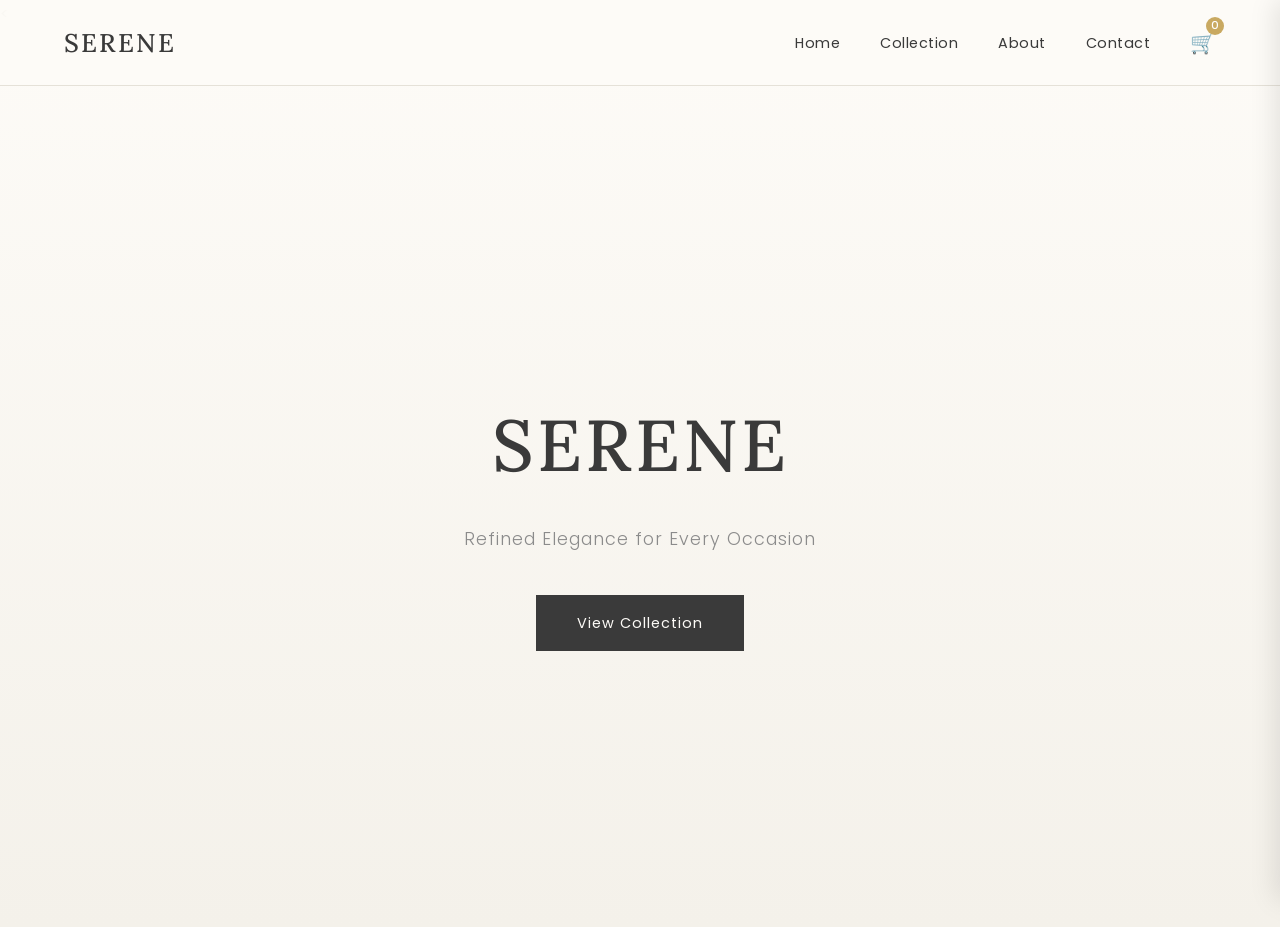
<file: index.html>
<!DOCTYPE html>
<html lang="en">
<head>
   <!-- Google Tag Manager -->
<script>(function(w,d,s,l,i){w[l]=w[l]||[];w[l].push({'gtm.start':
new Date().getTime(),event:'gtm.js'});var f=d.getElementsByTagName(s)[0],
j=d.createElement(s),dl=l!='dataLayer'?'&l='+l:'';j.async=true;j.src=
'https://www.googletagmanager.com/gtm.js?id='+i+dl;f.parentNode.insertBefore(j,f);
})(window,document,'script','dataLayer','GTM-TKX8RC7Q');</script>
<!-- End Google Tag Manager -->
    <<!-- Google tag (gtag.js) -->
<script async src="https://www.googletagmanager.com/gtag/js?id=G-51H50C005T"></script>
<script>
  window.dataLayer = window.dataLayer || [];
  function gtag(){dataLayer.push(arguments);}
  gtag('js', new Date());

  gtag('config', 'G-51H50C005T');
</script>
    <meta charset="UTF-8">
    <meta name="viewport" content="width=device-width, initial-scale=1.0">
    <title>SERENE - Fine Jewelry</title>
    <link rel="preconnect" href="https://fonts.googleapis.com">
    <link rel="preconnect" href="https://fonts.gstatic.com" crossorigin>
    <link href="https://fonts.googleapis.com/css2?family=Lora:wght@400;500;600&family=Poppins:wght@300;400;500&display=swap" rel="stylesheet">
    <link rel="stylesheet" href="styles.css">
</head>
<body>
    <!-- Google Tag Manager (noscript) -->
<noscript><iframe src="https://www.googletagmanager.com/ns.html?id=GTM-TKX8RC7Q"
height="0" width="0" style="display:none;visibility:hidden"></iframe></noscript>
<!-- End Google Tag Manager (noscript) -->
    <!-- Navigation -->
    <nav>
        <div class="logo">SERENE</div>
        <ul class="nav-links">
            <li><a href="index.html">Home</a></li>
            <li><a href="collection.html">Collection</a></li>
            <li><a href="about.html">About</a></li>
            <li><a href="contact.html">Contact</a></li>
            <li class="cart-icon" onclick="toggleCart()">
                🛒
                <span class="cart-count" id="cartCount">0</span>
            </li>
        </ul>
    </nav>

    <!-- Hero Section -->
    <section class="hero">
        <div class="hero-content">
            <h1>SERENE</h1>
            <p>Refined Elegance for Every Occasion</p>
            <a href="collection.html" class="cta-button">View Collection</a>
        </div>
    </section>

    <!-- Cart Sidebar -->
    <div class="cart-sidebar" id="cartSidebar">
        <div class="cart-header">
            <h2>Shopping Cart</h2>
            <button class="close-cart" onclick="toggleCart()">✕</button>
        </div>
        <div class="cart-items" id="cartItems">
            <div class="empty-cart">Your cart is empty</div>
        </div>
        <div class="cart-footer">
            <div class="cart-total">
                <span>Total:</span>
                <span id="cartTotal">$0.00</span>
            </div>
            <button class="checkout-btn" onclick="checkout()">Checkout</button>
        </div>
    </div>

    <!-- Overlay -->
    <div class="overlay" id="overlay" onclick="toggleCart()"></div>

    <script src="cart.js"></script>
</body>
</html>
</file>
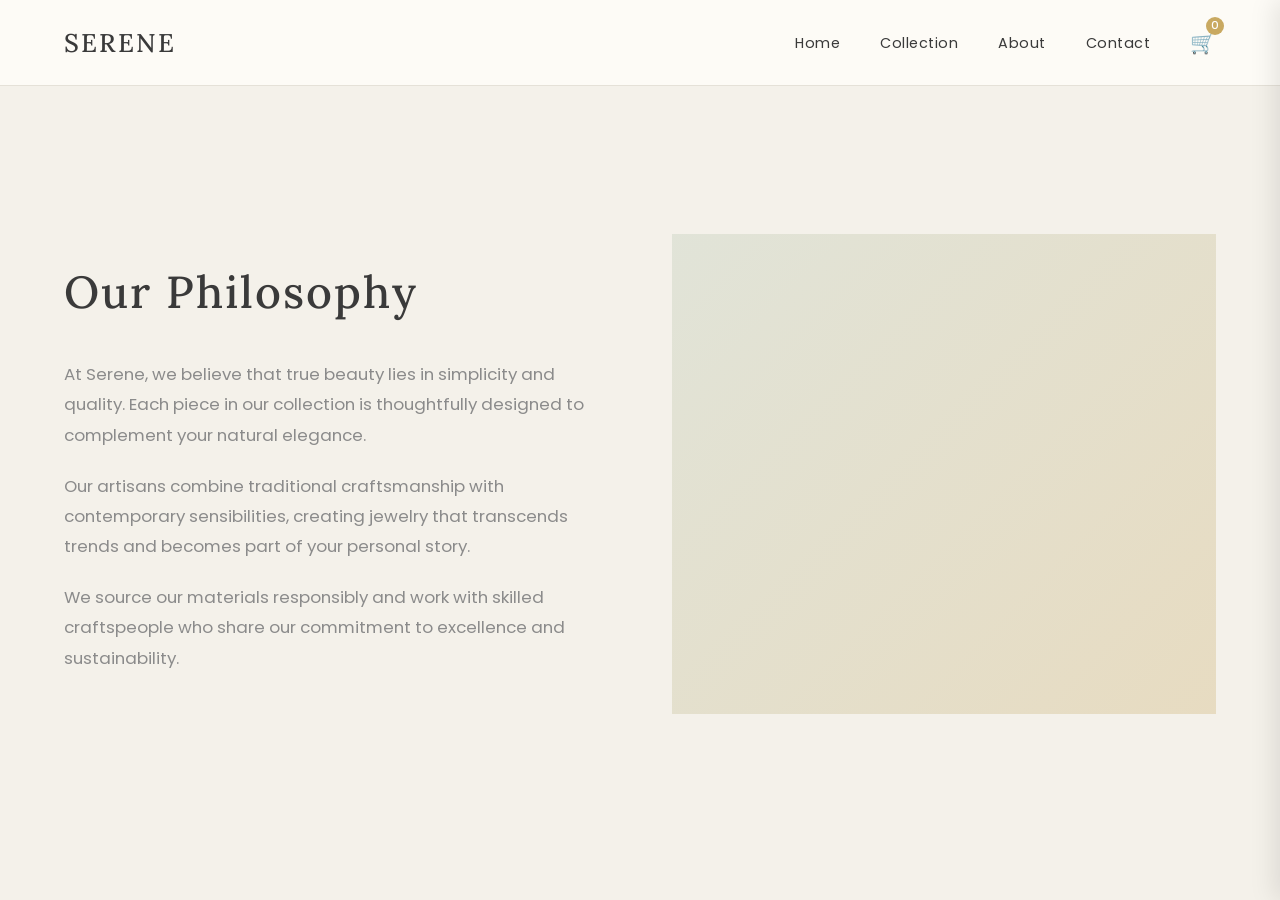
<file: about.html>
<!DOCTYPE html>
<html lang="en">
<head>
    <!-- Google Tag Manager -->
<script>(function(w,d,s,l,i){w[l]=w[l]||[];w[l].push({'gtm.start':
new Date().getTime(),event:'gtm.js'});var f=d.getElementsByTagName(s)[0],
j=d.createElement(s),dl=l!='dataLayer'?'&l='+l:'';j.async=true;j.src=
'https://www.googletagmanager.com/gtm.js?id='+i+dl;f.parentNode.insertBefore(j,f);
})(window,document,'script','dataLayer','GTM-TKX8RC7Q');</script>
<!-- End Google Tag Manager -->
    <!-- Google tag (gtag.js) -->
<script async src="https://www.googletagmanager.com/gtag/js?id=G-51H50C005T"></script>
<script>
  window.dataLayer = window.dataLayer || [];
  function gtag(){dataLayer.push(arguments);}
  gtag('js', new Date());

  gtag('config', 'G-51H50C005T');
</script>
    <meta charset="UTF-8">
    <meta name="viewport" content="width=device-width, initial-scale=1.0">
    <title>About - SERENE</title>
    <link rel="preconnect" href="https://fonts.googleapis.com">
    <link rel="preconnect" href="https://fonts.gstatic.com" crossorigin>
    <link href="https://fonts.googleapis.com/css2?family=Lora:wght@400;500;600&family=Poppins:wght@300;400;500&display=swap" rel="stylesheet">
    <link rel="stylesheet" href="styles.css">
</head>
<body>
   <!-- Google Tag Manager (noscript) -->
<noscript><iframe src="https://www.googletagmanager.com/ns.html?id=GTM-TKX8RC7Q"
height="0" width="0" style="display:none;visibility:hidden"></iframe></noscript>
<!-- End Google Tag Manager (noscript) -->
    <!-- Navigation -->
    <nav>
        <div class="logo">SERENE</div>
        <ul class="nav-links">
            <li><a href="index.html">Home</a></li>
            <li><a href="collection.html">Collection</a></li>
            <li><a href="about.html">About</a></li>
            <li><a href="contact.html">Contact</a></li>
            <li class="cart-icon" onclick="toggleCart()">
                🛒
                <span class="cart-count" id="cartCount">0</span>
            </li>
        </ul>
    </nav>

    <!-- About Section -->
    <section class="about-section">
        <div class="about-content">
            <div class="about-text">
                <h2>Our Philosophy</h2>
                <p>At Serene, we believe that true beauty lies in simplicity and quality. Each piece in our collection is thoughtfully designed to complement your natural elegance.</p>
                <p>Our artisans combine traditional craftsmanship with contemporary sensibilities, creating jewelry that transcends trends and becomes part of your personal story.</p>
                <p>We source our materials responsibly and work with skilled craftspeople who share our commitment to excellence and sustainability.</p>
            </div>
            <div class="about-image"></div>
        </div>
    </section>

    <!-- Cart Sidebar -->
    <div class="cart-sidebar" id="cartSidebar">
        <div class="cart-header">
            <h2>Shopping Cart</h2>
            <button class="close-cart" onclick="toggleCart()">✕</button>
        </div>
        <div class="cart-items" id="cartItems">
            <div class="empty-cart">Your cart is empty</div>
        </div>
        <div class="cart-footer">
            <div class="cart-total">
                <span>Total:</span>
                <span id="cartTotal">$0.00</span>
            </div>
            <button class="checkout-btn" onclick="checkout()">Checkout</button>
        </div>
    </div>

    <!-- Overlay -->
    <div class="overlay" id="overlay" onclick="toggleCart()"></div>

    <script src="cart.js"></script>
</body>
</html>
</file>
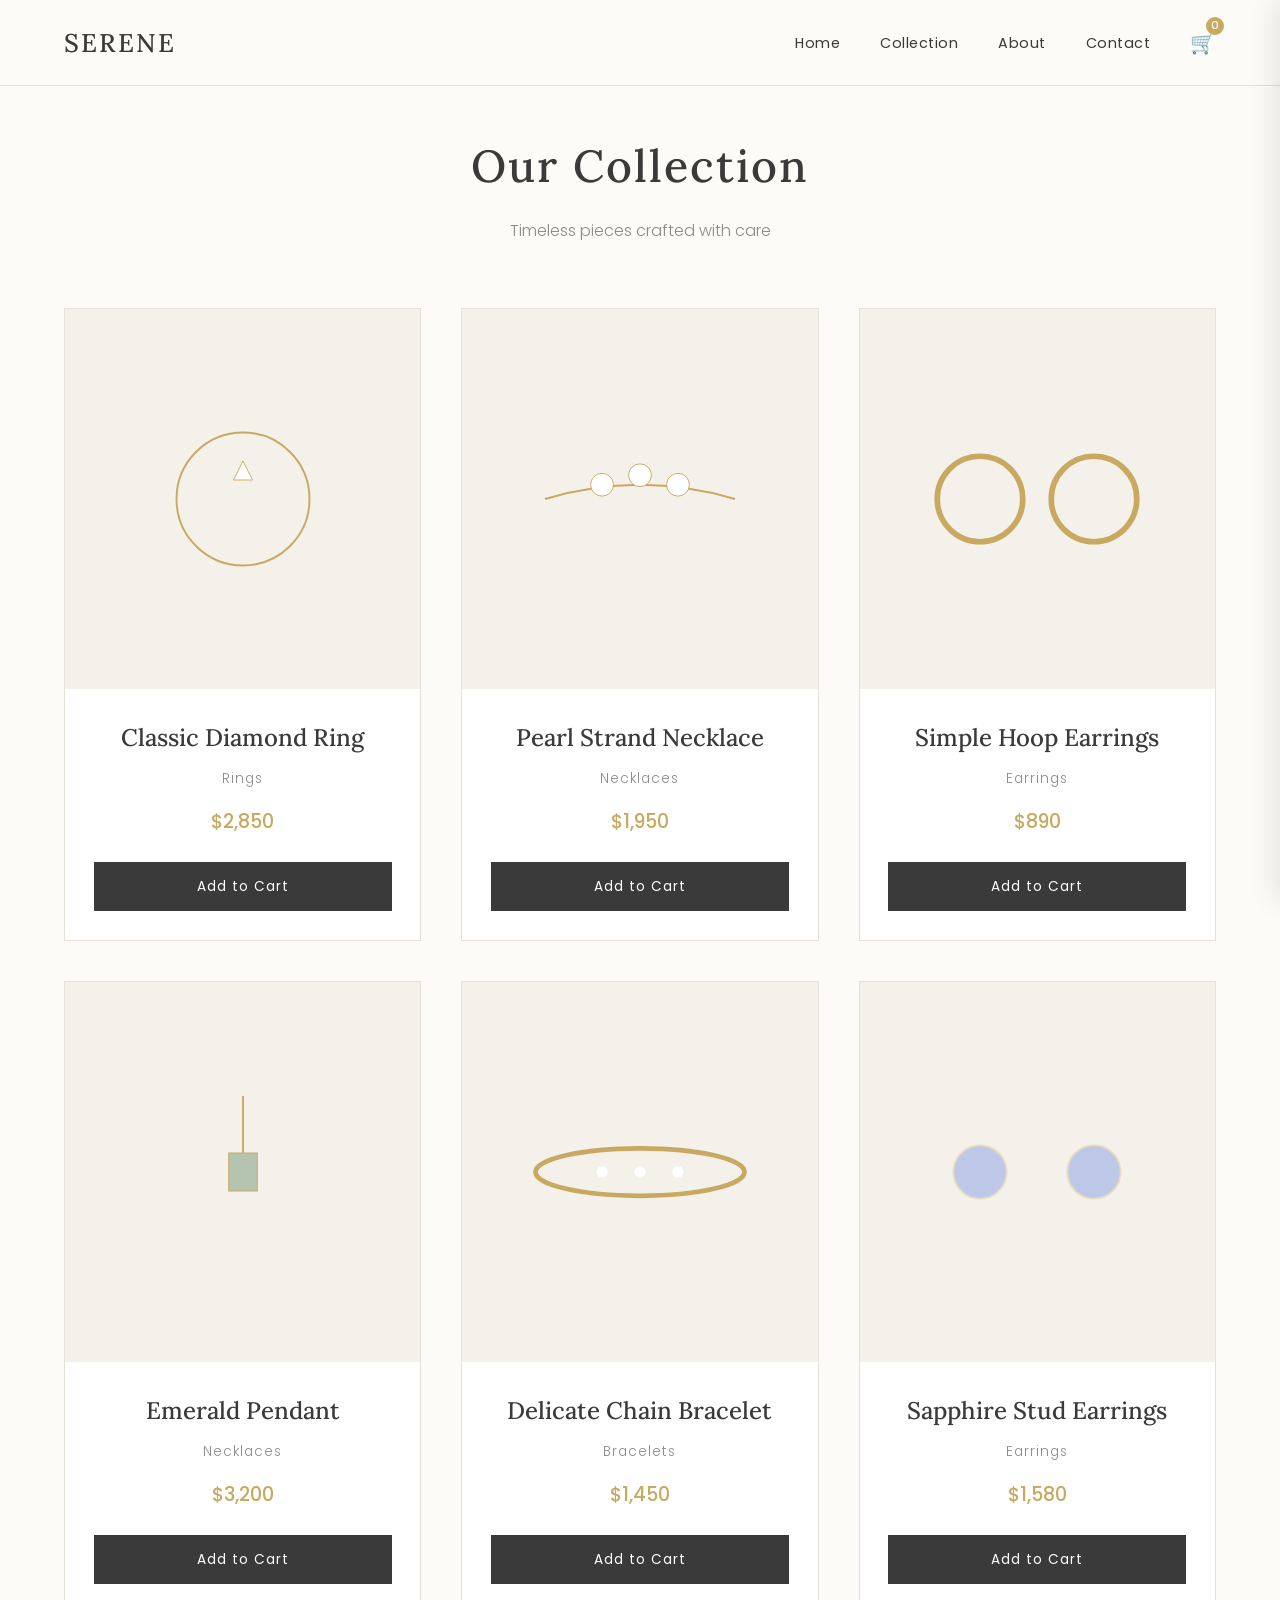
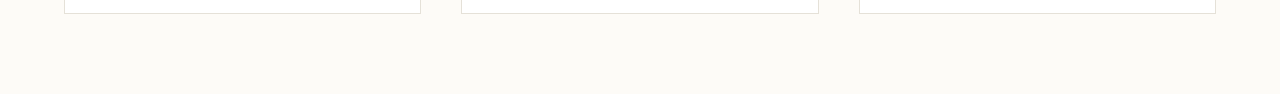
<file: collection.html>
<!DOCTYPE html>
<html lang="en">
<head>
    <!-- Google Tag Manager -->
<script>(function(w,d,s,l,i){w[l]=w[l]||[];w[l].push({'gtm.start':
new Date().getTime(),event:'gtm.js'});var f=d.getElementsByTagName(s)[0],
j=d.createElement(s),dl=l!='dataLayer'?'&l='+l:'';j.async=true;j.src=
'https://www.googletagmanager.com/gtm.js?id='+i+dl;f.parentNode.insertBefore(j,f);
})(window,document,'script','dataLayer','GTM-TKX8RC7Q');</script>
<!-- End Google Tag Manager -->
  <!-- Google tag (gtag.js) -->
<script async src="https://www.googletagmanager.com/gtag/js?id=G-51H50C005T"></script>
<script>
  window.dataLayer = window.dataLayer || [];
  function gtag(){dataLayer.push(arguments);}
  gtag('js', new Date());

  gtag('config', 'G-51H50C005T');
</script>
    <meta charset="UTF-8">
    <meta name="viewport" content="width=device-width, initial-scale=1.0">
    <title>Collection - SERENE</title>
    <link rel="preconnect" href="https://fonts.googleapis.com">
    <link rel="preconnect" href="https://fonts.gstatic.com" crossorigin>
    <link href="https://fonts.googleapis.com/css2?family=Lora:wght@400;500;600&family=Poppins:wght@300;400;500&display=swap" rel="stylesheet">
    <link rel="stylesheet" href="styles.css">
</head>
<body>
   <!-- Google Tag Manager (noscript) -->
<noscript><iframe src="https://www.googletagmanager.com/ns.html?id=GTM-TKX8RC7Q"
height="0" width="0" style="display:none;visibility:hidden"></iframe></noscript>
<!-- End Google Tag Manager (noscript) -->
    <!-- Navigation -->
    <nav>
        <div class="logo">SERENE</div>
        <ul class="nav-links">
            <li><a href="index.html">Home</a></li>
            <li><a href="collection.html">Collection</a></li>
            <li><a href="about.html">About</a></li>
            <li><a href="contact.html">Contact</a></li>
            <li class="cart-icon" onclick="toggleCart()">
                🛒
                <span class="cart-count" id="cartCount">0</span>
            </li>
        </ul>
    </nav>

    <!-- Collection Section -->
    <section class="collection">
        <h2 class="section-title">Our Collection</h2>
        <p class="section-subtitle">Timeless pieces crafted with care</p>
        <div class="products-grid" id="productsGrid">
            <!-- Products will be dynamically inserted here -->
        </div>
    </section>

    <!-- Cart Sidebar -->
    <div class="cart-sidebar" id="cartSidebar">
        <div class="cart-header">
            <h2>Shopping Cart</h2>
            <button class="close-cart" onclick="toggleCart()">✕</button>
        </div>
        <div class="cart-items" id="cartItems">
            <div class="empty-cart">Your cart is empty</div>
        </div>
        <div class="cart-footer">
            <div class="cart-total">
                <span>Total:</span>
                <span id="cartTotal">$0.00</span>
            </div>
            <button class="checkout-btn" onclick="checkout()">Checkout</button>
        </div>
    </div>

    <!-- Overlay -->
    <div class="overlay" id="overlay" onclick="toggleCart()"></div>

    <script src="products.js"></script>
    <script src="cart.js"></script>
</body>
</html>
</file>
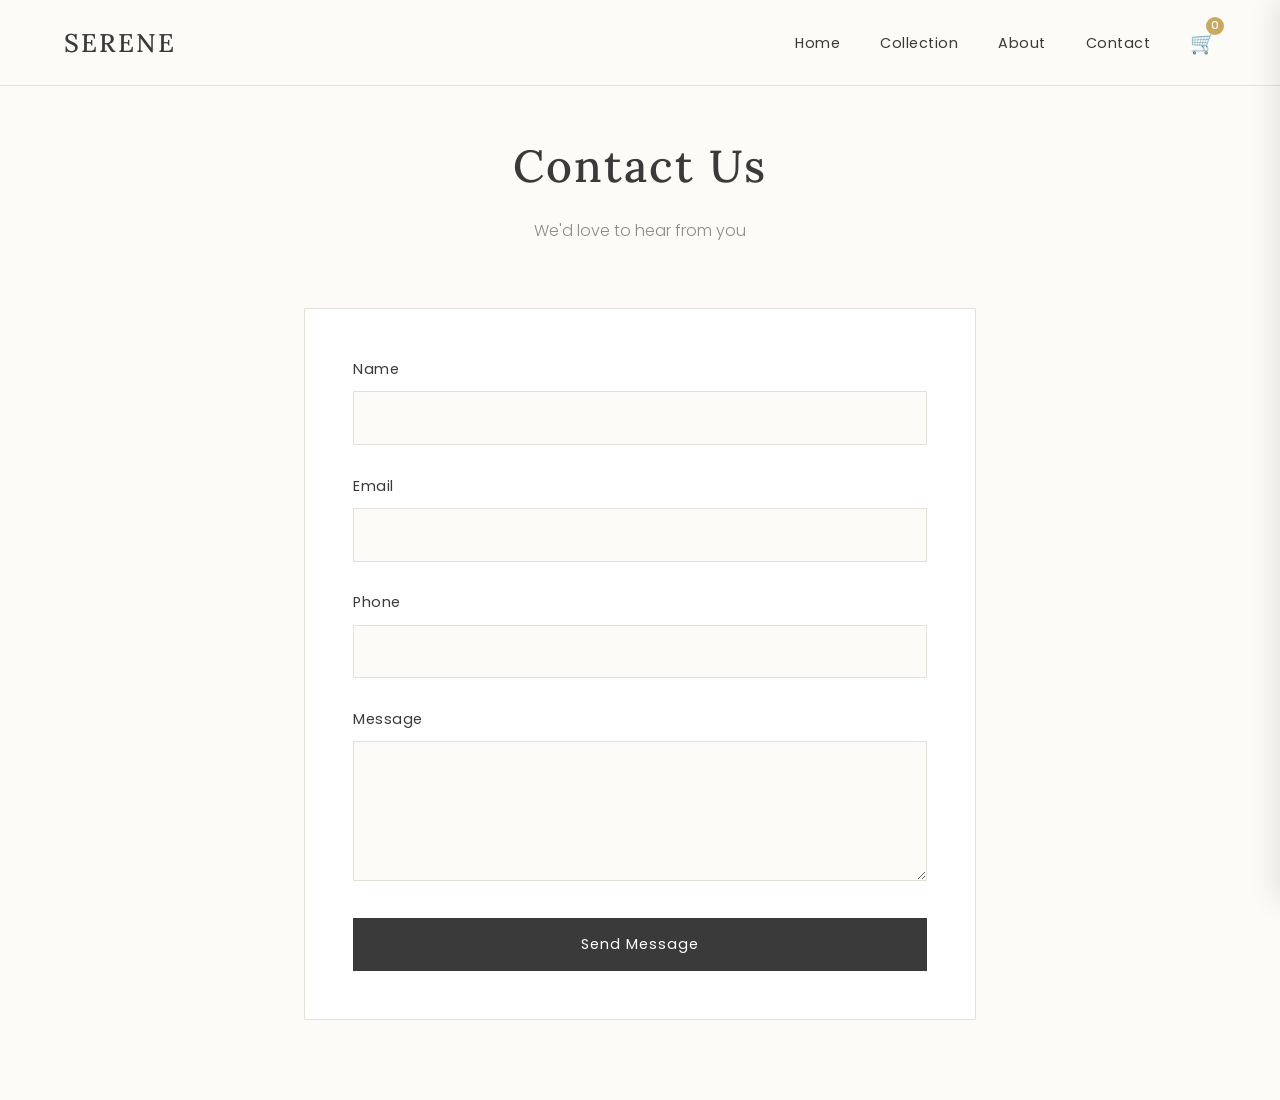
<file: contact.html>
<!DOCTYPE html>
<html lang="en">
<head>
   <!-- Google Tag Manager -->
<script>(function(w,d,s,l,i){w[l]=w[l]||[];w[l].push({'gtm.start':
new Date().getTime(),event:'gtm.js'});var f=d.getElementsByTagName(s)[0],
j=d.createElement(s),dl=l!='dataLayer'?'&l='+l:'';j.async=true;j.src=
'https://www.googletagmanager.com/gtm.js?id='+i+dl;f.parentNode.insertBefore(j,f);
})(window,document,'script','dataLayer','GTM-TKX8RC7Q');</script>
<!-- End Google Tag Manager -->
  <!-- Google tag (gtag.js) -->
<script async src="https://www.googletagmanager.com/gtag/js?id=G-51H50C005T"></script>
<script>
  window.dataLayer = window.dataLayer || [];
  function gtag(){dataLayer.push(arguments);}
  gtag('js', new Date());

  gtag('config', 'G-51H50C005T');
</script>
    <meta charset="UTF-8">
    <meta name="viewport" content="width=device-width, initial-scale=1.0">
    <title>Contact - SERENE</title>
    <link rel="preconnect" href="https://fonts.googleapis.com">
    <link rel="preconnect" href="https://fonts.gstatic.com" crossorigin>
    <link href="https://fonts.googleapis.com/css2?family=Lora:wght@400;500;600&family=Poppins:wght@300;400;500&display=swap" rel="stylesheet">
    <link rel="stylesheet" href="styles.css">
</head>
<body>  
   <!-- Google Tag Manager (noscript) -->
<noscript><iframe src="https://www.googletagmanager.com/ns.html?id=GTM-TKX8RC7Q"
height="0" width="0" style="display:none;visibility:hidden"></iframe></noscript>
<!-- End Google Tag Manager (noscript) -->
    <!-- Navigation -->
    <nav>
        <div class="logo">SERENE</div>
        <ul class="nav-links">
            <li><a href="index.html">Home</a></li>
            <li><a href="collection.html">Collection</a></li>
            <li><a href="about.html">About</a></li>
            <li><a href="contact.html">Contact</a></li>
            <li class="cart-icon" onclick="toggleCart()">
                🛒
                <span class="cart-count" id="cartCount">0</span>
            </li>
        </ul>
    </nav>

    <!-- Contact Section -->
    <section class="contact-section">
        <h2 class="section-title">Contact Us</h2>
        <p class="section-subtitle">We'd love to hear from you</p>
        <form class="contact-form" id="contactForm">
            <div class="form-group">
                <label for="name">Name</label>
                <input type="text" id="name" name="name" required>
            </div>
            <div class="form-group">
                <label for="email">Email</label>
                <input type="email" id="email" name="email" required>
            </div>
            <div class="form-group">
                <label for="phone">Phone</label>
                <input type="tel" id="phone" name="phone">
            </div>
            <div class="form-group">
                <label for="message">Message</label>
                <textarea id="message" name="message" required></textarea>
            </div>
            <button type="submit" class="submit-btn">Send Message</button>
        </form>
    </section>

    <!-- Cart Sidebar -->
    <div class="cart-sidebar" id="cartSidebar">
        <div class="cart-header">
            <h2>Shopping Cart</h2>
            <button class="close-cart" onclick="toggleCart()">✕</button>
        </div>
        <div class="cart-items" id="cartItems">
            <div class="empty-cart">Your cart is empty</div>
        </div>
        <div class="cart-footer">
            <div class="cart-total">
                <span>Total:</span>
                <span id="cartTotal">$0.00</span>
            </div>
            <button class="checkout-btn" onclick="checkout()">Checkout</button>
        </div>
    </div>

    <!-- Overlay -->
    <div class="overlay" id="overlay" onclick="toggleCart()"></div>

    <script src="contact.js"></script>
    <script src="cart.js"></script>
</body>
</html>
</file>
<file: styles.css>
:root {
    --soft-beige: #F4F1EA;
    --warm-grey: #8B8B8B;
    --charcoal: #3A3A3A;
    --muted-gold: #C9A961;
    --cream: #FDFBF7;
    --sage: #B4C4AE;
    --light-border: #E5E1D8;
}

* {
    margin: 0;
    padding: 0;
    box-sizing: border-box;
}

body {
    font-family: 'Poppins', sans-serif;
    background-color: var(--cream);
    color: var(--charcoal);
    line-height: 1.7;
    overflow-x: hidden;
}

/* Navigation */
nav {
    position: fixed;
    top: 0;
    width: 100%;
    background: rgba(253, 251, 247, 0.95);
    backdrop-filter: blur(8px);
    z-index: 1000;
    padding: 1.3rem 5%;
    display: flex;
    justify-content: space-between;
    align-items: center;
    border-bottom: 1px solid var(--light-border);
}

.logo {
    font-family: 'Lora', serif;
    font-size: 1.6rem;
    font-weight: 500;
    letter-spacing: 2px;
    color: var(--charcoal);
}

.nav-links {
    display: flex;
    list-style: none;
    gap: 2.5rem;
    align-items: center;
}

.nav-links a {
    color: var(--charcoal);
    text-decoration: none;
    font-size: 0.9rem;
    font-weight: 400;
    letter-spacing: 0.5px;
    transition: color 0.3s ease;
}

.nav-links a:hover {
    color: var(--muted-gold);
}

.cart-icon {
    position: relative;
    cursor: pointer;
    font-size: 1.3rem;
    transition: transform 0.2s ease;
}

.cart-icon:hover {
    transform: translateY(-2px);
}

.cart-count {
    position: absolute;
    top: -8px;
    right: -8px;
    background: var(--muted-gold);
    color: white;
    border-radius: 50%;
    width: 18px;
    height: 18px;
    display: flex;
    align-items: center;
    justify-content: center;
    font-size: 0.7rem;
    font-weight: 500;
}

/* Hero Section */
.hero {
    height: 100vh;
    display: flex;
    align-items: center;
    justify-content: center;
    text-align: center;
    background: linear-gradient(to bottom, var(--cream) 0%, var(--soft-beige) 100%);
    position: relative;
    padding-top: 80px;
}

.hero-content {
    max-width: 700px;
    padding: 0 2rem;
}

.hero h1 {
    font-family: 'Lora', serif;
    font-size: 4.5rem;
    font-weight: 500;
    margin-bottom: 1.2rem;
    letter-spacing: 3px;
    color: var(--charcoal);
}

.hero p {
    font-size: 1.1rem;
    color: var(--warm-grey);
    letter-spacing: 1px;
    margin-bottom: 2.5rem;
    font-weight: 300;
}

.cta-button {
    display: inline-block;
    padding: 0.9rem 2.5rem;
    background: var(--charcoal);
    color: var(--cream);
    text-decoration: none;
    font-size: 0.9rem;
    letter-spacing: 1px;
    transition: all 0.3s ease;
    border: 1px solid var(--charcoal);
}

.cta-button:hover {
    background: var(--muted-gold);
    border-color: var(--muted-gold);
    color: white;
}

/* Collection Grid */
.collection {
    padding: 8rem 5% 5rem 5%;
    background: var(--cream);
    min-height: 100vh;
}

.section-title {
    font-family: 'Lora', serif;
    font-size: 2.8rem;
    font-weight: 500;
    text-align: center;
    margin-bottom: 0.8rem;
    letter-spacing: 2px;
    color: var(--charcoal);
}

.section-subtitle {
    text-align: center;
    color: var(--warm-grey);
    font-size: 1rem;
    margin-bottom: 4rem;
    font-weight: 300;
}

.products-grid {
    display: grid;
    grid-template-columns: repeat(auto-fit, minmax(300px, 1fr));
    gap: 2.5rem;
    max-width: 1300px;
    margin: 0 auto;
}

.product-card {
    background: white;
    overflow: hidden;
    transition: all 0.3s ease;
    border: 1px solid var(--light-border);
}

.product-card:hover {
    transform: translateY(-8px);
    box-shadow: 0 15px 35px rgba(0, 0, 0, 0.08);
}

.product-image {
    width: 100%;
    height: 380px;
    background: var(--soft-beige);
    position: relative;
    overflow: hidden;
}

.product-image img {
    width: 100%;
    height: 100%;
    object-fit: cover;
    transition: transform 0.5s ease;
}

.product-card:hover .product-image img {
    transform: scale(1.05);
}

.product-info {
    padding: 1.8rem;
    text-align: center;
}

.product-name {
    font-family: 'Lora', serif;
    font-size: 1.5rem;
    margin-bottom: 0.5rem;
    font-weight: 500;
    color: var(--charcoal);
}

.product-category {
    color: var(--warm-grey);
    font-size: 0.85rem;
    letter-spacing: 1px;
    margin-bottom: 1rem;
    font-weight: 300;
}

.product-price {
    font-size: 1.2rem;
    color: var(--muted-gold);
    margin-bottom: 1.5rem;
    font-weight: 500;
}

.add-to-cart-btn {
    width: 100%;
    padding: 0.9rem;
    background: var(--charcoal);
    color: white;
    border: none;
    cursor: pointer;
    font-size: 0.85rem;
    letter-spacing: 1px;
    transition: all 0.3s ease;
    font-family: 'Poppins', sans-serif;
}

.add-to-cart-btn:hover {
    background: var(--muted-gold);
}

/* About Section */
.about-section {
    background: var(--soft-beige);
    padding: 8rem 5% 5rem 5%;
    min-height: 100vh;
    display: flex;
    align-items: center;
}

.about-content {
    max-width: 1200px;
    margin: 0 auto;
    display: grid;
    grid-template-columns: 1fr 1fr;
    gap: 4rem;
    align-items: center;
}

.about-text h2 {
    font-family: 'Lora', serif;
    font-size: 2.8rem;
    margin-bottom: 1.8rem;
    font-weight: 500;
    letter-spacing: 2px;
    color: var(--charcoal);
}

.about-text p {
    font-size: 1.05rem;
    line-height: 1.8;
    color: var(--warm-grey);
    margin-bottom: 1.3rem;
}

.about-image {
    width: 100%;
    height: 480px;
    background: linear-gradient(135deg, var(--sage) 0%, var(--muted-gold) 100%);
    opacity: 0.3;
}

/* Contact Form */
.contact-section {
    max-width: 800px;
    margin: 0 auto;
    padding: 8rem 5% 5rem 5%;
    background: var(--cream);
    min-height: 100vh;
}

.contact-form {
    background: white;
    padding: 3rem;
    margin-top: 3rem;
    border: 1px solid var(--light-border);
}

.form-group {
    margin-bottom: 1.8rem;
}

.form-group label {
    display: block;
    margin-bottom: 0.6rem;
    font-size: 0.9rem;
    letter-spacing: 0.5px;
    color: var(--charcoal);
    font-weight: 400;
}

.form-group input,
.form-group textarea {
    width: 100%;
    padding: 0.9rem;
    border: 1px solid var(--light-border);
    background: var(--cream);
    font-family: 'Poppins', sans-serif;
    font-size: 0.95rem;
    transition: border-color 0.3s ease;
    color: var(--charcoal);
}

.form-group input:focus,
.form-group textarea:focus {
    outline: none;
    border-color: var(--muted-gold);
}

.form-group textarea {
    min-height: 140px;
    resize: vertical;
}

.submit-btn {
    width: 100%;
    padding: 1rem;
    background: var(--charcoal);
    color: white;
    border: none;
    cursor: pointer;
    font-size: 0.9rem;
    letter-spacing: 1px;
    transition: all 0.3s ease;
    font-family: 'Poppins', sans-serif;
}

.submit-btn:hover {
    background: var(--muted-gold);
}

/* Cart Sidebar */
.cart-sidebar {
    position: fixed;
    right: -420px;
    top: 0;
    width: 420px;
    height: 100vh;
    background: white;
    box-shadow: -5px 0 25px rgba(0, 0, 0, 0.1);
    z-index: 2000;
    transition: right 0.3s ease;
    display: flex;
    flex-direction: column;
}

.cart-sidebar.open {
    right: 0;
}

.cart-header {
    padding: 1.8rem 2rem;
    border-bottom: 1px solid var(--light-border);
    display: flex;
    justify-content: space-between;
    align-items: center;
    background: var(--soft-beige);
}

.cart-header h2 {
    font-family: 'Lora', serif;
    font-size: 1.6rem;
    font-weight: 500;
    color: var(--charcoal);
}

.close-cart {
    background: none;
    border: none;
    font-size: 1.5rem;
    cursor: pointer;
    color: var(--warm-grey);
    transition: color 0.3s ease;
}

.close-cart:hover {
    color: var(--charcoal);
}

.cart-items {
    flex: 1;
    overflow-y: auto;
    padding: 2rem;
}

.cart-item {
    display: flex;
    gap: 1.2rem;
    padding: 1.2rem 0;
    border-bottom: 1px solid var(--light-border);
}

.cart-item-image {
    width: 75px;
    height: 75px;
    background: var(--soft-beige);
    flex-shrink: 0;
}

.cart-item-image img {
    width: 100%;
    height: 100%;
    object-fit: cover;
}

.cart-item-details {
    flex: 1;
}

.cart-item-name {
    font-weight: 500;
    margin-bottom: 0.4rem;
    color: var(--charcoal);
    font-size: 0.95rem;
}

.cart-item-price {
    color: var(--muted-gold);
    font-size: 1rem;
    margin-bottom: 0.4rem;
}

.remove-item {
    background: none;
    border: none;
    color: var(--warm-grey);
    cursor: pointer;
    font-size: 0.8rem;
    text-decoration: underline;
    transition: color 0.3s ease;
}

.remove-item:hover {
    color: var(--charcoal);
}

.cart-footer {
    padding: 2rem;
    border-top: 1px solid var(--light-border);
    background: var(--soft-beige);
}

.cart-total {
    display: flex;
    justify-content: space-between;
    margin-bottom: 1.5rem;
    font-size: 1.3rem;
    font-weight: 500;
    color: var(--charcoal);
}

.checkout-btn {
    width: 100%;
    padding: 1.1rem;
    background: var(--charcoal);
    color: white;
    border: none;
    cursor: pointer;
    font-size: 0.9rem;
    letter-spacing: 1px;
    transition: all 0.3s ease;
    font-family: 'Poppins', sans-serif;
}

.checkout-btn:hover {
    background: var(--muted-gold);
}

.empty-cart {
    text-align: center;
    padding: 3rem 2rem;
    color: var(--warm-grey);
    font-size: 1rem;
}

/* Overlay */
.overlay {
    position: fixed;
    top: 0;
    left: 0;
    width: 100%;
    height: 100%;
    background: rgba(0, 0, 0, 0.3);
    z-index: 1500;
    display: none;
}

.overlay.active {
    display: block;
}

/* Responsive */
@media (max-width: 768px) {
    .nav-links {
        gap: 1.5rem;
    }

    .nav-links a {
        font-size: 0.8rem;
    }

    .hero h1 {
        font-size: 3rem;
    }

    .section-title {
        font-size: 2.2rem;
    }

    .products-grid {
        grid-template-columns: 1fr;
    }

    .about-content {
        grid-template-columns: 1fr;
    }

    .cart-sidebar {
        width: 100%;
        right: -100%;
    }

    .collection {
        padding: 6rem 5% 3rem 5%;
    }

    .about-section {
        padding: 6rem 5% 3rem 5%;
    }

    .contact-section {
        padding: 6rem 5% 3rem 5%;
    }
}
</file>
